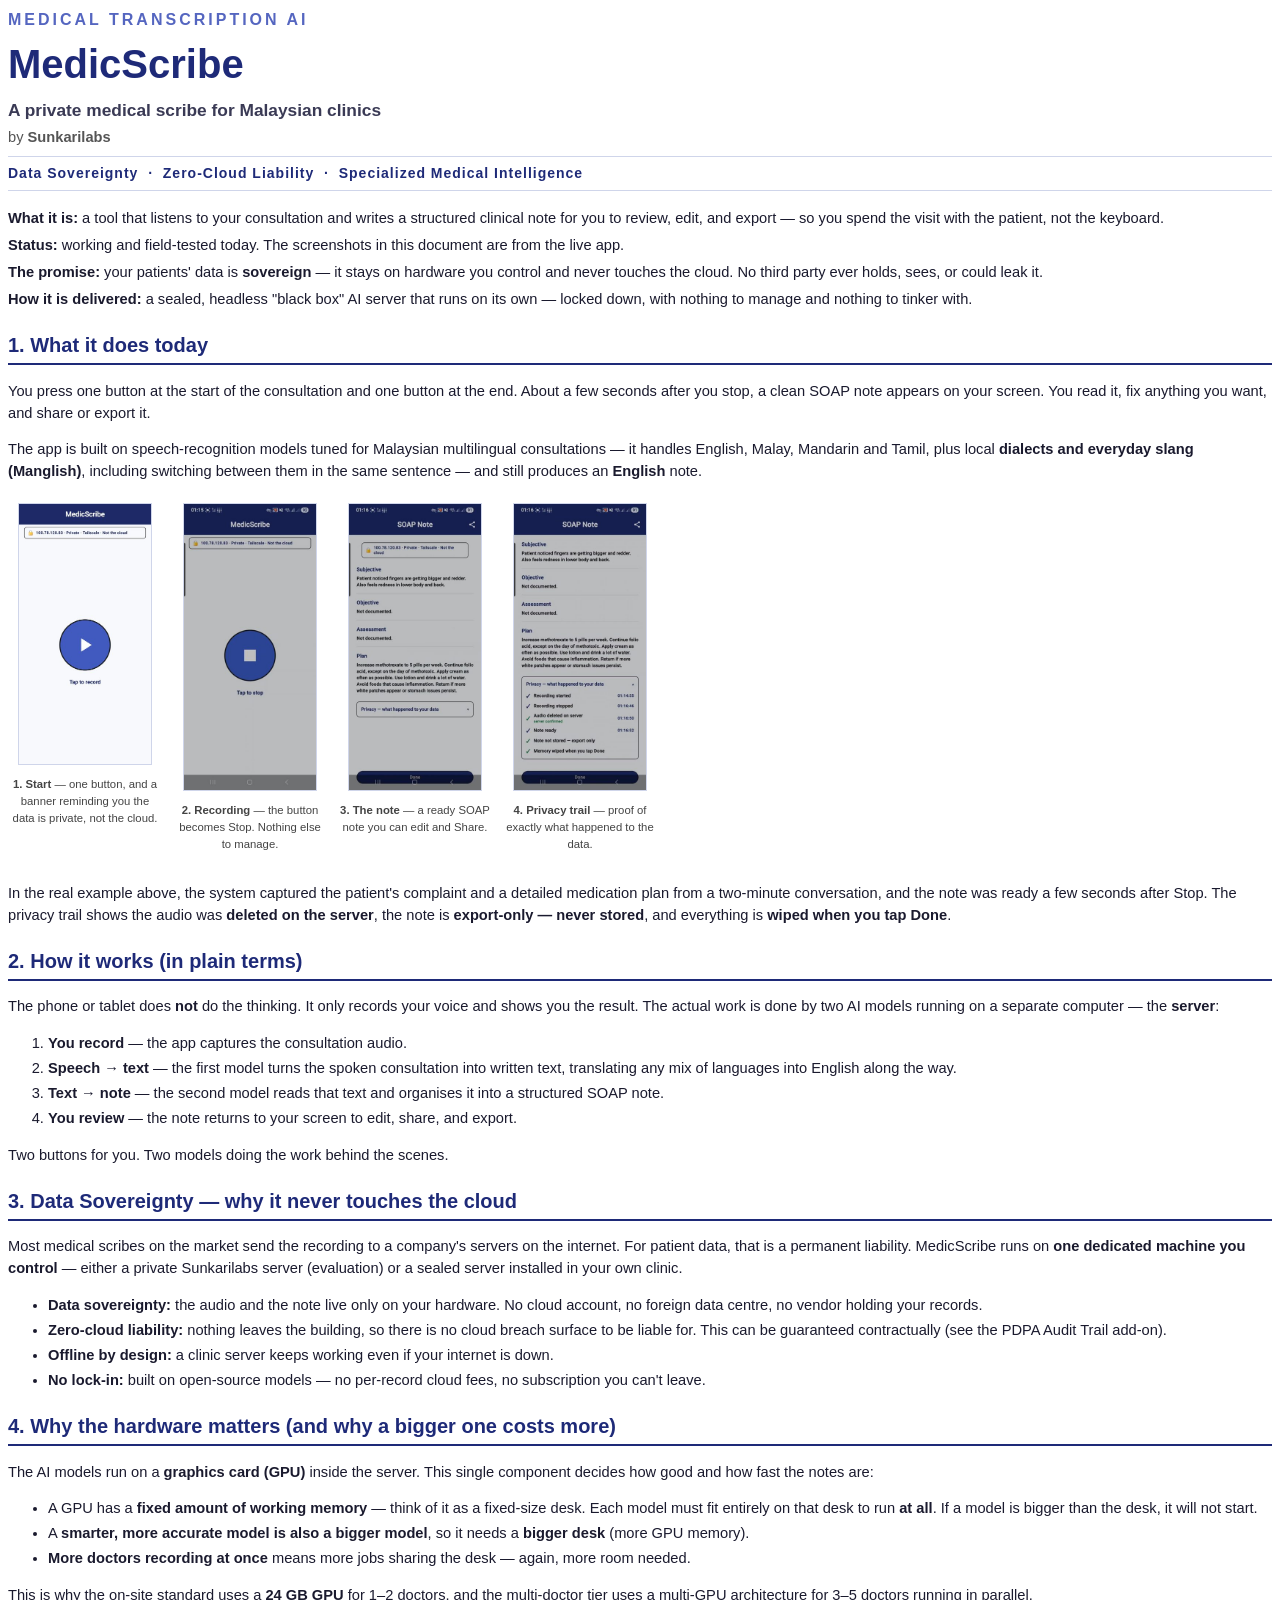
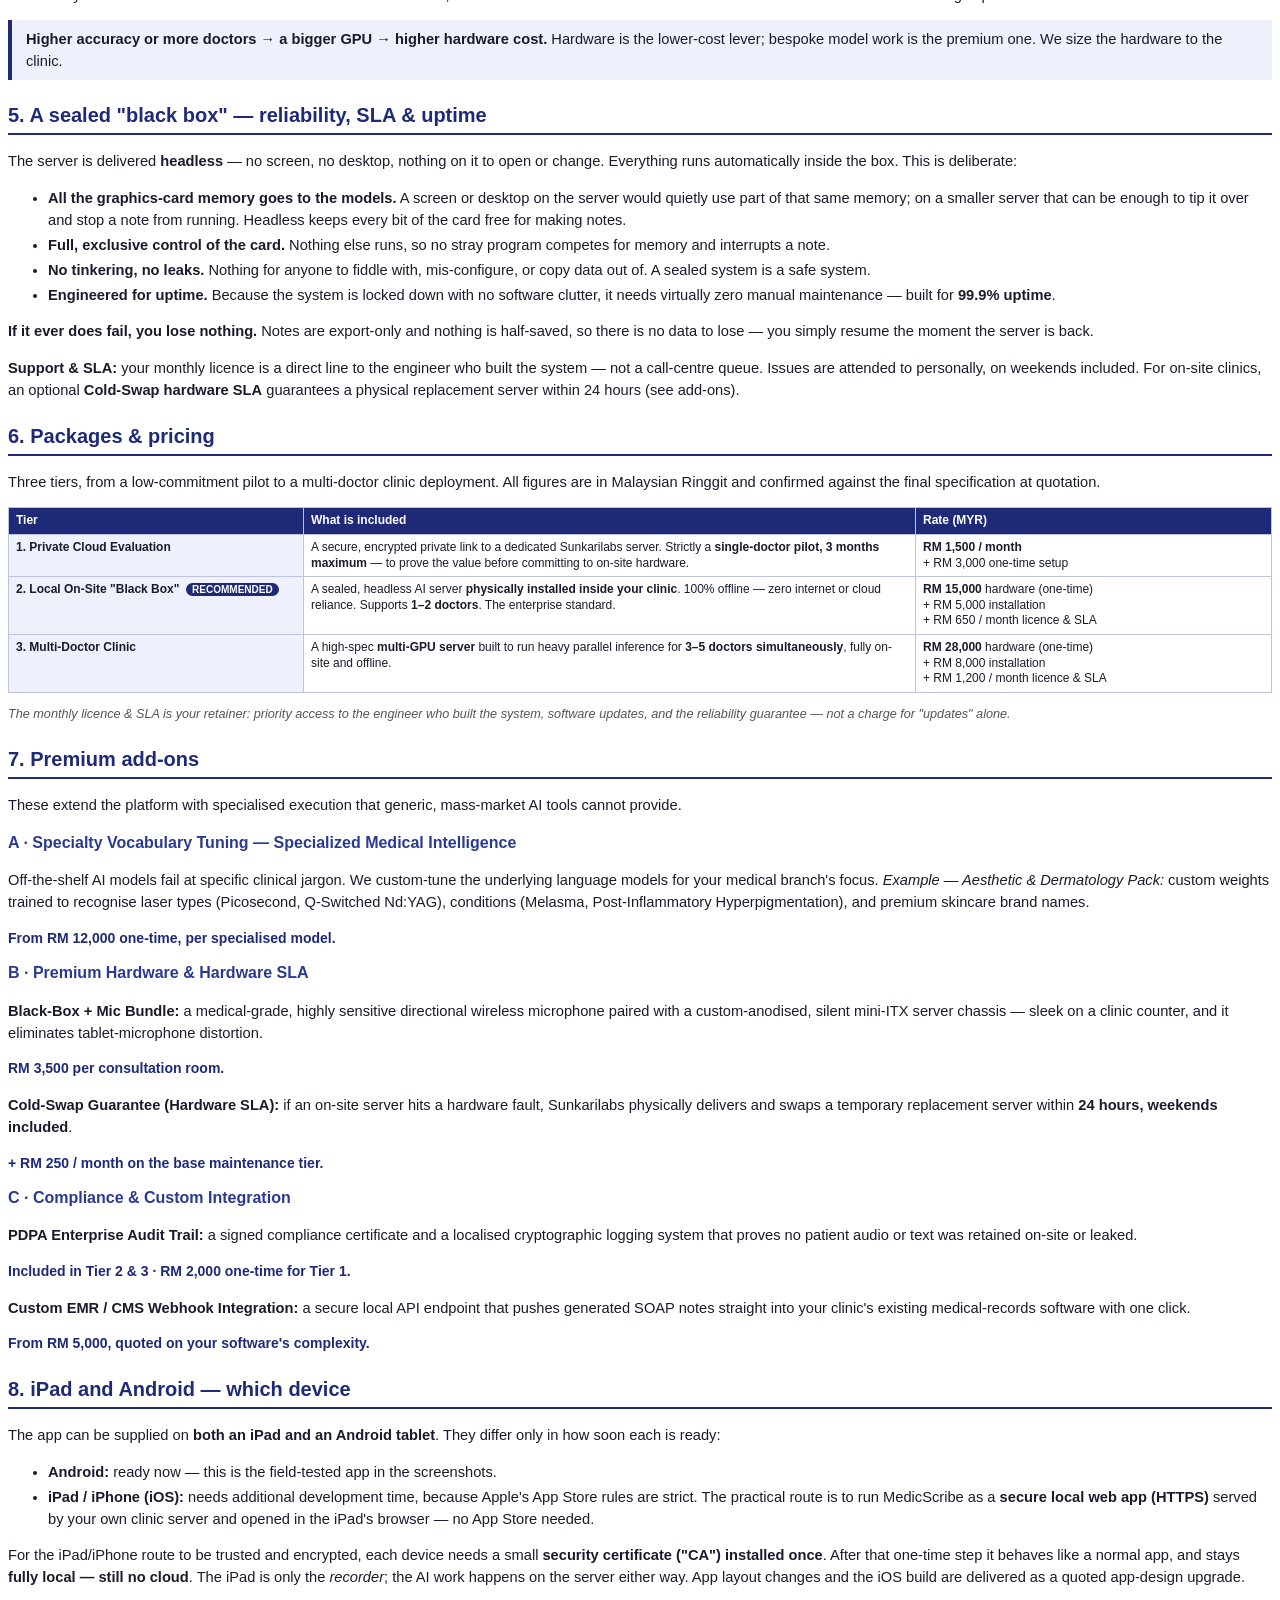
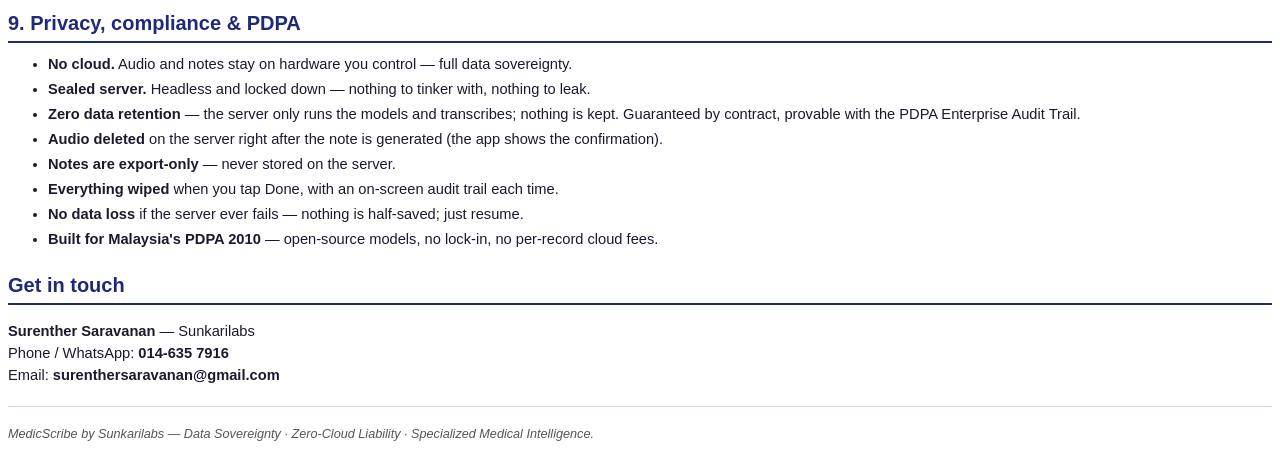
<file: docs/MedicScribe_Overview.html>
<!DOCTYPE html>
<html lang="en">
<head>
<meta charset="utf-8">
<title>MedicScribe — Medical Transcription AI by Sunkarilabs</title>
<style>
  body { font-family: "Liberation Sans", Arial, sans-serif; color:#1a1a2e; line-height:1.5; font-size:11pt; }
  .kicker { font-size:12pt; letter-spacing:3px; color:#5566c0; font-weight:bold; text-transform:uppercase; margin:0 0 2px 0; }
  h1 { color:#1e2a78; font-size:30pt; margin:0; }
  .sub { color:#3a3a55; font-size:13pt; font-weight:bold; margin:4px 0 2px 0; }
  .by { color:#555; font-size:11pt; margin:0 0 8px 0; }
  .pillars { color:#1e2a78; font-weight:bold; font-size:10.5pt; letter-spacing:1px; margin:0 0 16px 0; border-top:1px solid #cfd5ea; border-bottom:1px solid #cfd5ea; padding:6px 0; }
  h2 { color:#1e2a78; font-size:15pt; border-bottom:2px solid #1e2a78; padding-bottom:3px; margin:0 0 10px 0; }
  h3 { color:#2a3a90; font-size:12pt; margin:12px 0 2px 0; }
  .sec { page-break-inside:avoid; margin-bottom:20px; }
  .cat { page-break-inside:avoid; margin-bottom:12px; }
  .lede p { margin:5px 0; }
  blockquote { background:#eef1fb; border-left:4px solid #1e2a78; margin:12px 0; padding:8px 14px; page-break-inside:avoid; }
  table.data { border-collapse:collapse; width:100%; table-layout:fixed; margin:10px 0 12px 0; font-size:9pt; page-break-inside:avoid; }
  table.data th, table.data td { border:1px solid #bcc4e0; padding:5px 7px; vertical-align:top; text-align:left; line-height:1.3; }
  table.data th { background:#1e2a78; color:#fff; }
  table.data td.k { background:#eef1fb; font-weight:bold; }
  table.shots { width:auto; margin:10px 0; page-break-inside:avoid; }
  table.shots td { border:0; text-align:center; vertical-align:top; padding:4px 13px 12px 0; }
  table.shots img { border:1px solid #cfd5ea; }
  .cap { font-size:8.5pt; color:#444; margin-top:5px; width:150px; }
  .badge { background:#1e2a78; color:#fff; font-size:7.5pt; font-weight:bold; padding:1px 6px; border-radius:8px; }
  .price { color:#1e2a78; font-weight:bold; font-size:10.5pt; margin:4px 0 0 0; }
  hr { border:0; border-top:1px solid #d4d9ec; margin:18px 0; }
  .foot { color:#555; font-style:italic; font-size:9.5pt; }
  ul, ol { margin:6px 0; }
  li { margin:3px 0; }
</style>
</head>
<body>

<div class="sec">
<p class="kicker">Medical Transcription AI</p>
<h1>MedicScribe</h1>
<p class="sub">A private medical scribe for Malaysian clinics</p>
<p class="by">by <b>Sunkarilabs</b></p>
<p class="pillars">Data Sovereignty &nbsp;·&nbsp; Zero-Cloud Liability &nbsp;·&nbsp; Specialized Medical Intelligence</p>

<div class="lede">
<p><b>What it is:</b> a tool that listens to your consultation and writes a structured clinical note for you to review, edit, and export — so you spend the visit with the patient, not the keyboard.</p>
<p><b>Status:</b> working and field-tested today. The screenshots in this document are from the live app.</p>
<p><b>The promise:</b> your patients' data is <b>sovereign</b> — it stays on hardware you control and never touches the cloud. No third party ever holds, sees, or could leak it.</p>
<p><b>How it is delivered:</b> a sealed, headless "black box" AI server that runs on its own — locked down, with nothing to manage and nothing to tinker with.</p>
</div>
</div>

<div class="sec">
<h2>1. What it does today</h2>
<p>You press one button at the start of the consultation and one button at the end. About a few seconds after you stop, a clean SOAP note appears on your screen. You read it, fix anything you want, and share or export it.</p>
<p>The app is built on speech-recognition models tuned for Malaysian multilingual consultations — it handles English, Malay, Mandarin and Tamil, plus local <b>dialects and everyday slang (Manglish)</b>, including switching between them in the same sentence — and still produces an <b>English</b> note.</p>

<table class="shots">
<tr>
  <td><img src="assets/sm_StartScreen1.jpeg" width="132" height="260"><div class="cap"><b>1. Start</b> — one button, and a banner reminding you the data is private, not the cloud.</div></td>
  <td><img src="assets/sm_StopScreen.jpeg" width="132" height="286"><div class="cap"><b>2. Recording</b> — the button becomes Stop. Nothing else to manage.</div></td>
  <td><img src="assets/sm_SOAPnote.jpeg" width="132" height="286"><div class="cap"><b>3. The note</b> — a ready SOAP note you can edit and Share.</div></td>
  <td><img src="assets/sm_Privacynote.jpeg" width="132" height="286"><div class="cap"><b>4. Privacy trail</b> — proof of exactly what happened to the data.</div></td>
</tr>
</table>

<p>In the real example above, the system captured the patient's complaint and a detailed medication plan from a two-minute conversation, and the note was ready a few seconds after Stop. The privacy trail shows the audio was <b>deleted on the server</b>, the note is <b>export-only — never stored</b>, and everything is <b>wiped when you tap Done</b>.</p>
</div>

<div class="sec">
<h2>2. How it works (in plain terms)</h2>
<p>The phone or tablet does <b>not</b> do the thinking. It only records your voice and shows you the result. The actual work is done by two AI models running on a separate computer — the <b>server</b>:</p>
<ol>
<li><b>You record</b> — the app captures the consultation audio.</li>
<li><b>Speech → text</b> — the first model turns the spoken consultation into written text, translating any mix of languages into English along the way.</li>
<li><b>Text → note</b> — the second model reads that text and organises it into a structured SOAP note.</li>
<li><b>You review</b> — the note returns to your screen to edit, share, and export.</li>
</ol>
<p>Two buttons for you. Two models doing the work behind the scenes.</p>
</div>

<div class="sec">
<h2>3. Data Sovereignty — why it never touches the cloud</h2>
<p>Most medical scribes on the market send the recording to a company's servers on the internet. For patient data, that is a permanent liability. MedicScribe runs on <b>one dedicated machine you control</b> — either a private Sunkarilabs server (evaluation) or a sealed server installed in your own clinic.</p>
<ul>
<li><b>Data sovereignty:</b> the audio and the note live only on your hardware. No cloud account, no foreign data centre, no vendor holding your records.</li>
<li><b>Zero-cloud liability:</b> nothing leaves the building, so there is no cloud breach surface to be liable for. This can be guaranteed contractually (see the PDPA Audit Trail add-on).</li>
<li><b>Offline by design:</b> a clinic server keeps working even if your internet is down.</li>
<li><b>No lock-in:</b> built on open-source models — no per-record cloud fees, no subscription you can't leave.</li>
</ul>
</div>

<div class="sec">
<h2>4. Why the hardware matters (and why a bigger one costs more)</h2>
<p>The AI models run on a <b>graphics card (GPU)</b> inside the server. This single component decides how good and how fast the notes are:</p>
<ul>
<li>A GPU has a <b>fixed amount of working memory</b> — think of it as a fixed-size desk. Each model must fit entirely on that desk to run <b>at all</b>. If a model is bigger than the desk, it will not start.</li>
<li>A <b>smarter, more accurate model is also a bigger model</b>, so it needs a <b>bigger desk</b> (more GPU memory).</li>
<li><b>More doctors recording at once</b> means more jobs sharing the desk — again, more room needed.</li>
</ul>
<p>This is why the on-site standard uses a <b>24 GB GPU</b> for 1–2 doctors, and the multi-doctor tier uses a multi-GPU architecture for 3–5 doctors running in parallel.</p>
<blockquote><b>Higher accuracy or more doctors → a bigger GPU → higher hardware cost.</b> Hardware is the lower-cost lever; bespoke model work is the premium one. We size the hardware to the clinic.</blockquote>
</div>

<div class="sec">
<h2>5. A sealed "black box" — reliability, SLA &amp; uptime</h2>
<p>The server is delivered <b>headless</b> — no screen, no desktop, nothing on it to open or change. Everything runs automatically inside the box. This is deliberate:</p>
<ul>
<li><b>All the graphics-card memory goes to the models.</b> A screen or desktop on the server would quietly use part of that same memory; on a smaller server that can be enough to tip it over and stop a note from running. Headless keeps every bit of the card free for making notes.</li>
<li><b>Full, exclusive control of the card.</b> Nothing else runs, so no stray program competes for memory and interrupts a note.</li>
<li><b>No tinkering, no leaks.</b> Nothing for anyone to fiddle with, mis-configure, or copy data out of. A sealed system is a safe system.</li>
<li><b>Engineered for uptime.</b> Because the system is locked down with no software clutter, it needs virtually zero manual maintenance — built for <b>99.9% uptime</b>.</li>
</ul>
<p><b>If it ever does fail, you lose nothing.</b> Notes are export-only and nothing is half-saved, so there is no data to lose — you simply resume the moment the server is back.</p>
<p><b>Support &amp; SLA:</b> your monthly licence is a direct line to the engineer who built the system — not a call-centre queue. Issues are attended to personally, on weekends included. For on-site clinics, an optional <b>Cold-Swap hardware SLA</b> guarantees a physical replacement server within 24 hours (see add-ons).</p>
</div>

<div class="sec">
<h2>6. Packages &amp; pricing</h2>
<p>Three tiers, from a low-commitment pilot to a multi-doctor clinic deployment. All figures are in Malaysian Ringgit and confirmed against the final specification at quotation.</p>
<table class="data">
<tr><th width="23%">Tier</th><th width="49%">What is included</th><th width="28%">Rate (MYR)</th></tr>
<tr>
  <td class="k">1. Private Cloud Evaluation</td>
  <td>A secure, encrypted private link to a dedicated Sunkarilabs server. Strictly a <b>single-doctor pilot, 3 months maximum</b> — to prove the value before committing to on-site hardware.</td>
  <td><b>RM 1,500 / month</b><br>+ RM 3,000 one-time setup</td>
</tr>
<tr>
  <td class="k">2. Local On-Site "Black Box" &nbsp;<span class="badge">RECOMMENDED</span></td>
  <td>A sealed, headless AI server <b>physically installed inside your clinic</b>. 100% offline — zero internet or cloud reliance. Supports <b>1–2 doctors</b>. The enterprise standard.</td>
  <td><b>RM 15,000</b> hardware (one-time)<br>+ RM 5,000 installation<br>+ RM 650 / month licence &amp; SLA</td>
</tr>
<tr>
  <td class="k">3. Multi-Doctor Clinic</td>
  <td>A high-spec <b>multi-GPU server</b> built to run heavy parallel inference for <b>3–5 doctors simultaneously</b>, fully on-site and offline.</td>
  <td><b>RM 28,000</b> hardware (one-time)<br>+ RM 8,000 installation<br>+ RM 1,200 / month licence &amp; SLA</td>
</tr>
</table>
<p class="foot">The monthly licence &amp; SLA is your retainer: priority access to the engineer who built the system, software updates, and the reliability guarantee — not a charge for "updates" alone.</p>
</div>

<div class="sec">
<h2>7. Premium add-ons</h2>
<p>These extend the platform with specialised execution that generic, mass-market AI tools cannot provide.</p>

<div class="cat">
<h3>A · Specialty Vocabulary Tuning — Specialized Medical Intelligence</h3>
<p>Off-the-shelf AI models fail at specific clinical jargon. We custom-tune the underlying language models for your medical branch's focus. <i>Example — Aesthetic &amp; Dermatology Pack:</i> custom weights trained to recognise laser types (Picosecond, Q-Switched Nd:YAG), conditions (Melasma, Post-Inflammatory Hyperpigmentation), and premium skincare brand names.</p>
<p class="price">From RM 12,000 one-time, per specialised model.</p>
</div>

<div class="cat">
<h3>B · Premium Hardware &amp; Hardware SLA</h3>
<p><b>Black-Box + Mic Bundle:</b> a medical-grade, highly sensitive directional wireless microphone paired with a custom-anodised, silent mini-ITX server chassis — sleek on a clinic counter, and it eliminates tablet-microphone distortion.</p>
<p class="price">RM 3,500 per consultation room.</p>
<p><b>Cold-Swap Guarantee (Hardware SLA):</b> if an on-site server hits a hardware fault, Sunkarilabs physically delivers and swaps a temporary replacement server within <b>24 hours, weekends included</b>.</p>
<p class="price">+ RM 250 / month on the base maintenance tier.</p>
</div>

<div class="cat">
<h3>C · Compliance &amp; Custom Integration</h3>
<p><b>PDPA Enterprise Audit Trail:</b> a signed compliance certificate and a localised cryptographic logging system that proves no patient audio or text was retained on-site or leaked.</p>
<p class="price">Included in Tier 2 &amp; 3 · RM 2,000 one-time for Tier 1.</p>
<p><b>Custom EMR / CMS Webhook Integration:</b> a secure local API endpoint that pushes generated SOAP notes straight into your clinic's existing medical-records software with one click.</p>
<p class="price">From RM 5,000, quoted on your software's complexity.</p>
</div>
</div>

<div class="sec">
<h2>8. iPad and Android — which device</h2>
<p>The app can be supplied on <b>both an iPad and an Android tablet</b>. They differ only in how soon each is ready:</p>
<ul>
<li><b>Android:</b> ready now — this is the field-tested app in the screenshots.</li>
<li><b>iPad / iPhone (iOS):</b> needs additional development time, because Apple's App Store rules are strict. The practical route is to run MedicScribe as a <b>secure local web app (HTTPS)</b> served by your own clinic server and opened in the iPad's browser — no App Store needed.</li>
</ul>
<p>For the iPad/iPhone route to be trusted and encrypted, each device needs a small <b>security certificate ("CA") installed once</b>. After that one-time step it behaves like a normal app, and stays <b>fully local — still no cloud</b>. The iPad is only the <i>recorder</i>; the AI work happens on the server either way. App layout changes and the iOS build are delivered as a quoted app-design upgrade.</p>
</div>

<div class="sec">
<h2>9. Privacy, compliance &amp; PDPA</h2>
<ul>
<li><b>No cloud.</b> Audio and notes stay on hardware you control — full data sovereignty.</li>
<li><b>Sealed server.</b> Headless and locked down — nothing to tinker with, nothing to leak.</li>
<li><b>Zero data retention</b> — the server only runs the models and transcribes; nothing is kept. Guaranteed by contract, provable with the PDPA Enterprise Audit Trail.</li>
<li><b>Audio deleted</b> on the server right after the note is generated (the app shows the confirmation).</li>
<li><b>Notes are export-only</b> — never stored on the server.</li>
<li><b>Everything wiped</b> when you tap Done, with an on-screen audit trail each time.</li>
<li><b>No data loss</b> if the server ever fails — nothing is half-saved; just resume.</li>
<li><b>Built for Malaysia's PDPA 2010</b> — open-source models, no lock-in, no per-record cloud fees.</li>
</ul>
</div>

<div class="sec">
<h2>Get in touch</h2>
<p><b>Surenther Saravanan</b> — Sunkarilabs<br>
Phone / WhatsApp: <b>014-635 7916</b><br>
Email: <b>surenthersaravanan@gmail.com</b></p>
</div>

<hr>
<p class="foot">MedicScribe by Sunkarilabs — Data Sovereignty · Zero-Cloud Liability · Specialized Medical Intelligence.</p>

</body>
</html>
</file>
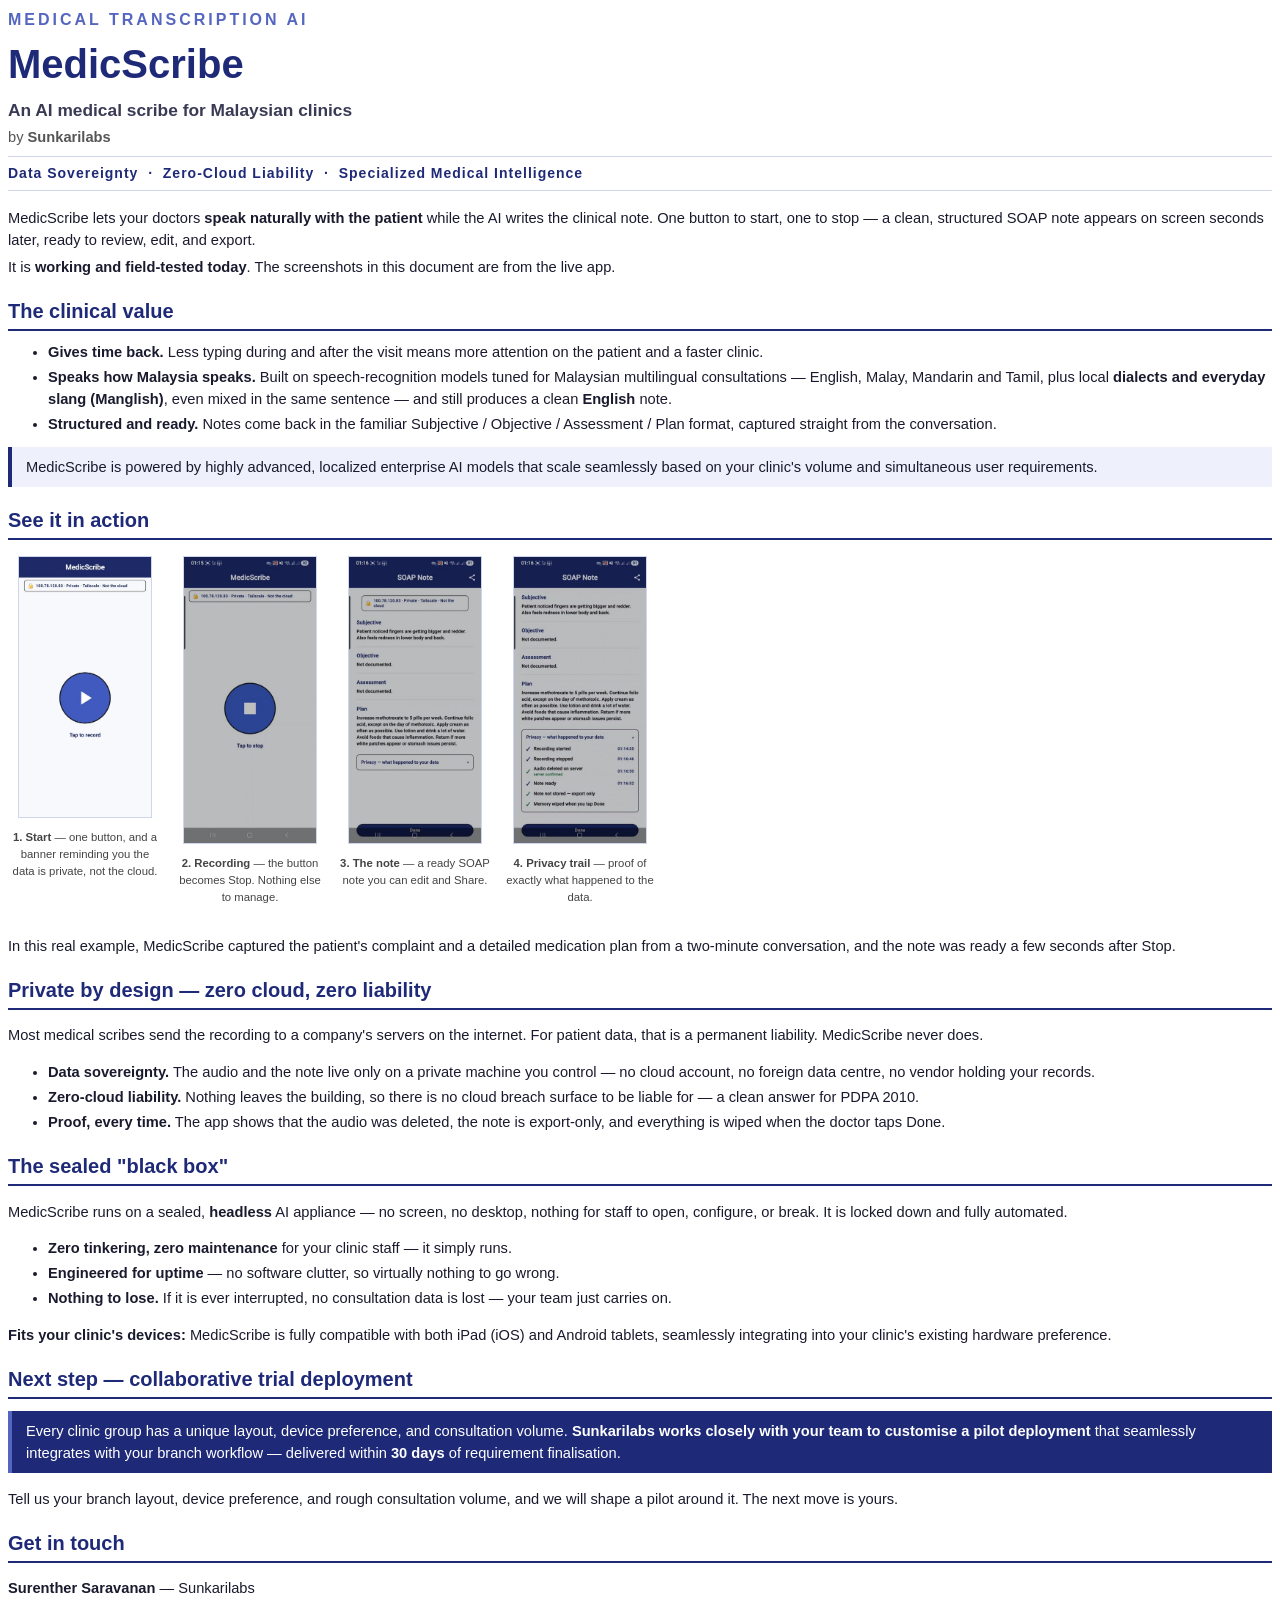
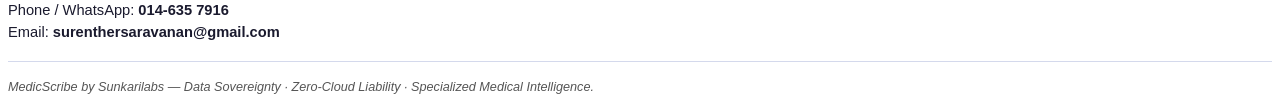
<file: docs/MedicScribe_Pitch.html>
<!DOCTYPE html>
<html lang="en">
<head>
<meta charset="utf-8">
<title>MedicScribe — Idea Pitch by Sunkarilabs</title>
<style>
  body { font-family: "Liberation Sans", Arial, sans-serif; color:#1a1a2e; line-height:1.5; font-size:11pt; }
  .kicker { font-size:12pt; letter-spacing:3px; color:#5566c0; font-weight:bold; text-transform:uppercase; margin:0 0 2px 0; }
  h1 { color:#1e2a78; font-size:30pt; margin:0; }
  .sub { color:#3a3a55; font-size:13pt; font-weight:bold; margin:4px 0 2px 0; }
  .by { color:#555; font-size:11pt; margin:0 0 8px 0; }
  .pillars { color:#1e2a78; font-weight:bold; font-size:10.5pt; letter-spacing:1px; margin:0 0 16px 0; border-top:1px solid #cfd5ea; border-bottom:1px solid #cfd5ea; padding:6px 0; }
  h2 { color:#1e2a78; font-size:15pt; border-bottom:2px solid #1e2a78; padding-bottom:3px; margin:0 0 10px 0; }
  .sec { page-break-inside:avoid; margin-bottom:18px; }
  .lede p { margin:5px 0; }
  blockquote { background:#eef1fb; border-left:4px solid #1e2a78; margin:12px 0; padding:9px 14px; page-break-inside:avoid; font-size:11pt; }
  blockquote.cta { background:#1e2a78; color:#fff; border-left:4px solid #5566c0; }
  blockquote.cta b { color:#fff; }
  table.shots { width:auto; margin:10px 0; page-break-inside:avoid; }
  table.shots td { border:0; text-align:center; vertical-align:top; padding:4px 13px 12px 0; }
  table.shots img { border:1px solid #cfd5ea; }
  .cap { font-size:8.5pt; color:#444; margin-top:5px; width:150px; }
  .foot { color:#555; font-style:italic; font-size:9.5pt; }
  ul { margin:6px 0; }
  li { margin:3px 0; }
  hr { border:0; border-top:1px solid #d4d9ec; margin:16px 0; }
</style>
</head>
<body>

<div class="sec">
<p class="kicker">Medical Transcription AI</p>
<h1>MedicScribe</h1>
<p class="sub">An AI medical scribe for Malaysian clinics</p>
<p class="by">by <b>Sunkarilabs</b></p>
<p class="pillars">Data Sovereignty &nbsp;·&nbsp; Zero-Cloud Liability &nbsp;·&nbsp; Specialized Medical Intelligence</p>

<div class="lede">
<p>MedicScribe lets your doctors <b>speak naturally with the patient</b> while the AI writes the clinical note. One button to start, one to stop — a clean, structured SOAP note appears on screen seconds later, ready to review, edit, and export.</p>
<p>It is <b>working and field-tested today</b>. The screenshots in this document are from the live app.</p>
</div>
</div>

<div class="sec">
<h2>The clinical value</h2>
<ul>
<li><b>Gives time back.</b> Less typing during and after the visit means more attention on the patient and a faster clinic.</li>
<li><b>Speaks how Malaysia speaks.</b> Built on speech-recognition models tuned for Malaysian multilingual consultations — English, Malay, Mandarin and Tamil, plus local <b>dialects and everyday slang (Manglish)</b>, even mixed in the same sentence — and still produces a clean <b>English</b> note.</li>
<li><b>Structured and ready.</b> Notes come back in the familiar Subjective / Objective / Assessment / Plan format, captured straight from the conversation.</li>
</ul>
<blockquote>MedicScribe is powered by highly advanced, localized enterprise AI models that scale seamlessly based on your clinic's volume and simultaneous user requirements.</blockquote>
</div>

<div class="sec">
<h2>See it in action</h2>
<table class="shots">
<tr>
  <td><img src="assets/sm_StartScreen1.jpeg" width="132" height="260"><div class="cap"><b>1. Start</b> — one button, and a banner reminding you the data is private, not the cloud.</div></td>
  <td><img src="assets/sm_StopScreen.jpeg" width="132" height="286"><div class="cap"><b>2. Recording</b> — the button becomes Stop. Nothing else to manage.</div></td>
  <td><img src="assets/sm_SOAPnote.jpeg" width="132" height="286"><div class="cap"><b>3. The note</b> — a ready SOAP note you can edit and Share.</div></td>
  <td><img src="assets/sm_Privacynote.jpeg" width="132" height="286"><div class="cap"><b>4. Privacy trail</b> — proof of exactly what happened to the data.</div></td>
</tr>
</table>
<p>In this real example, MedicScribe captured the patient's complaint and a detailed medication plan from a two-minute conversation, and the note was ready a few seconds after Stop.</p>
</div>

<div class="sec">
<h2>Private by design — zero cloud, zero liability</h2>
<p>Most medical scribes send the recording to a company's servers on the internet. For patient data, that is a permanent liability. MedicScribe never does.</p>
<ul>
<li><b>Data sovereignty.</b> The audio and the note live only on a private machine you control — no cloud account, no foreign data centre, no vendor holding your records.</li>
<li><b>Zero-cloud liability.</b> Nothing leaves the building, so there is no cloud breach surface to be liable for — a clean answer for PDPA 2010.</li>
<li><b>Proof, every time.</b> The app shows that the audio was deleted, the note is export-only, and everything is wiped when the doctor taps Done.</li>
</ul>
</div>

<div class="sec">
<h2>The sealed "black box"</h2>
<p>MedicScribe runs on a sealed, <b>headless</b> AI appliance — no screen, no desktop, nothing for staff to open, configure, or break. It is locked down and fully automated.</p>
<ul>
<li><b>Zero tinkering, zero maintenance</b> for your clinic staff — it simply runs.</li>
<li><b>Engineered for uptime</b> — no software clutter, so virtually nothing to go wrong.</li>
<li><b>Nothing to lose.</b> If it is ever interrupted, no consultation data is lost — your team just carries on.</li>
</ul>
<p><b>Fits your clinic's devices:</b> MedicScribe is fully compatible with both iPad (iOS) and Android tablets, seamlessly integrating into your clinic's existing hardware preference.</p>
</div>

<div class="sec">
<h2>Next step — collaborative trial deployment</h2>
<blockquote class="cta">Every clinic group has a unique layout, device preference, and consultation volume. <b>Sunkarilabs works closely with your team to customise a pilot deployment</b> that seamlessly integrates with your branch workflow — delivered within <b>30 days</b> of requirement finalisation.</blockquote>
<p>Tell us your branch layout, device preference, and rough consultation volume, and we will shape a pilot around it. The next move is yours.</p>
</div>

<div class="sec contact">
<h2>Get in touch</h2>
<p><b>Surenther Saravanan</b> — Sunkarilabs<br>
Phone / WhatsApp: <b>014-635 7916</b><br>
Email: <b>surenthersaravanan@gmail.com</b></p>
</div>

<hr>
<p class="foot">MedicScribe by Sunkarilabs — Data Sovereignty · Zero-Cloud Liability · Specialized Medical Intelligence.</p>

</body>
</html>
</file>
